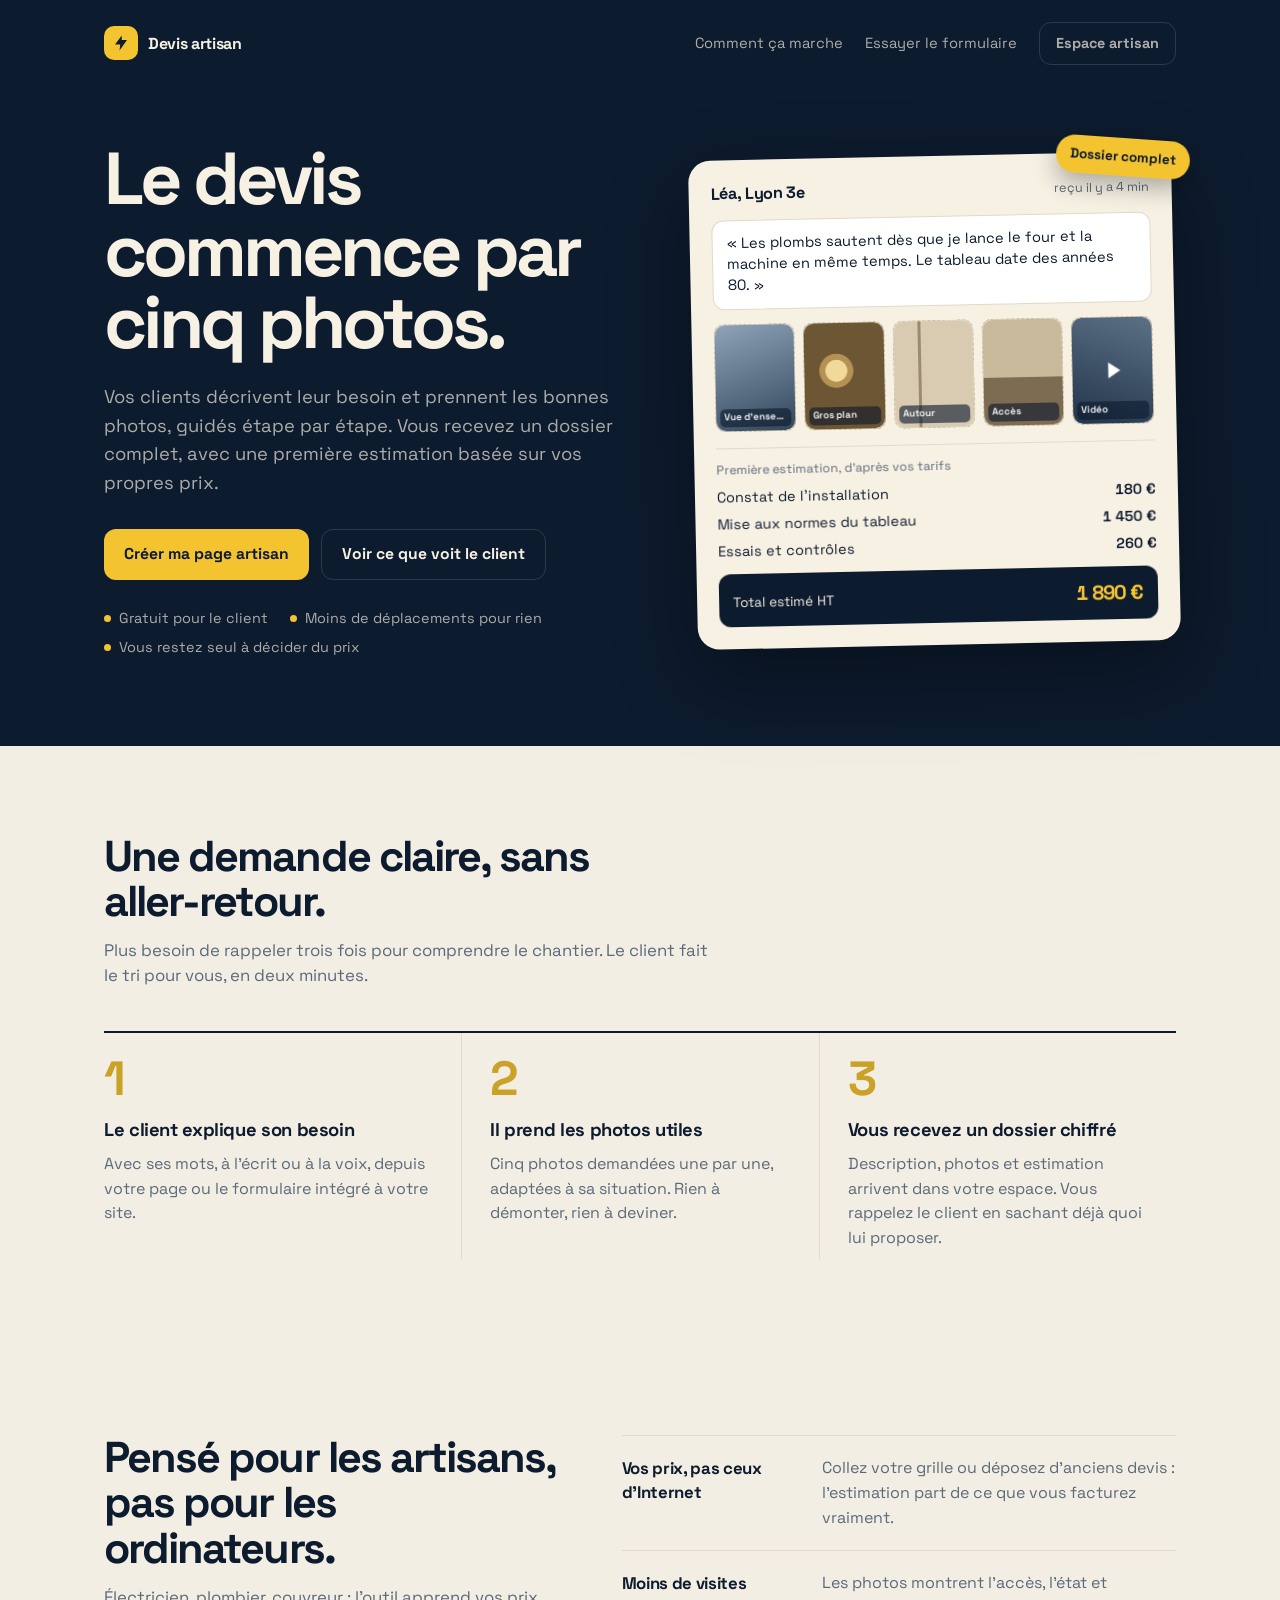
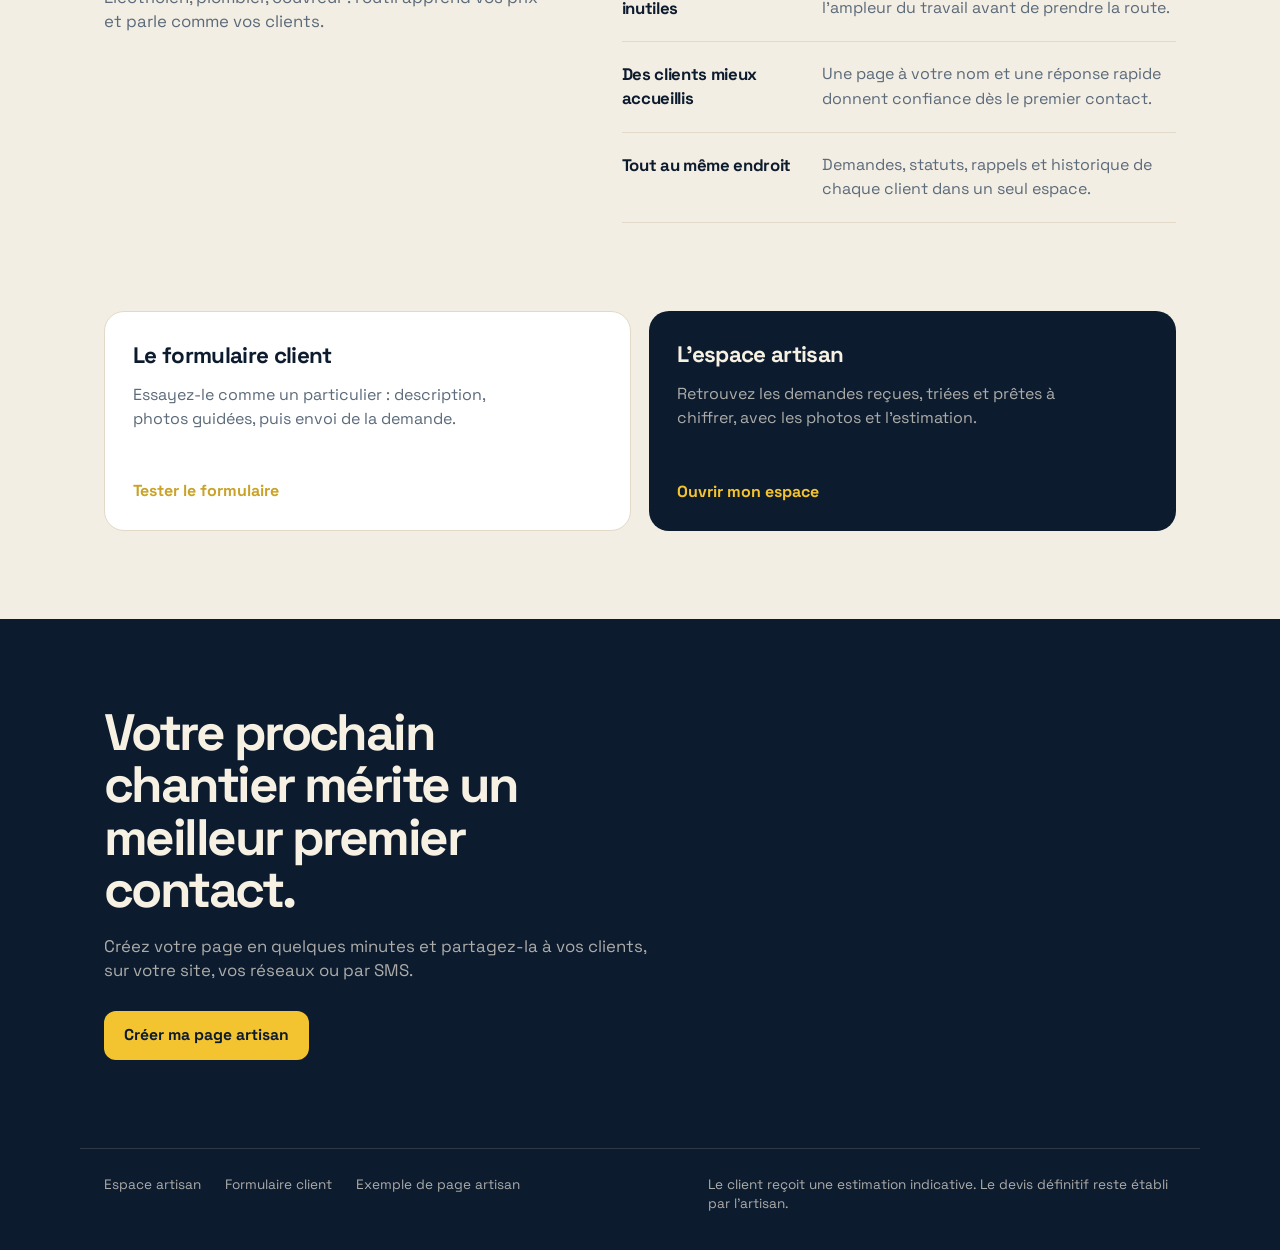
<file: index.html>
<!DOCTYPE html>
<html lang="fr">
<head>
  <meta charset="UTF-8" />
  <meta name="viewport" content="width=device-width, initial-scale=1" />
  <title>Devis artisan — des demandes de devis complètes, photos comprises</title>
  <meta name="description" content="Vos clients décrivent leur besoin et prennent cinq photos guidées. Vous recevez un dossier clair avec une première estimation, prêt à chiffrer." />
  <link rel="preconnect" href="https://fonts.googleapis.com" />
  <link rel="preconnect" href="https://fonts.gstatic.com" crossorigin />
  <link href="https://fonts.googleapis.com/css2?family=Space+Grotesk:wght@400;500;600;700&display=swap" rel="stylesheet" />
  <link rel="stylesheet" href="shared/theme.css" />
  <style>
    :root {
      --night: #0D1B2E;
      --night-2: #14263D;
      --ivory: #F7F1E4;
      --ivory-dim: rgba(247, 241, 228, 0.68);
      --rule: rgba(247, 241, 228, 0.14);
    }
    body { background: var(--night); color: var(--ivory); }
    a { color: inherit; }
    .wrap { max-width: 1120px; margin: 0 auto; padding-left: 24px; padding-right: 24px; }
    [hidden] { display: none !important; }
    :focus-visible { outline: 3px solid var(--gold); outline-offset: 3px; border-radius: 6px; }

    /* En-tête */
    .bar { display: flex; align-items: center; gap: 20px; padding-top: 22px; padding-bottom: 22px; }
    .brand { display: flex; align-items: center; gap: 10px; font-weight: 700; text-decoration: none; letter-spacing: -0.02em; }
    .bolt { width: 34px; height: 34px; border-radius: 10px; background: var(--gold); color: var(--night); display: grid; place-items: center; }
    .bar nav { margin-left: auto; display: flex; align-items: center; gap: 22px; font-size: 0.92rem; }
    .bar nav a { text-decoration: none; color: var(--ivory-dim); }
    .bar nav a:hover { color: var(--ivory); }
    .btn {
      display: inline-flex; align-items: center; justify-content: center; gap: 8px;
      border-radius: 12px; padding: 13px 20px; font-weight: 700; font-size: 0.98rem;
      text-decoration: none; border: 0; cursor: pointer;
    }
    .btn-gold { background: var(--gold); color: var(--night); }
    .btn-gold:hover { background: #FFD24A; }
    .btn-line { border: 1.5px solid var(--rule); color: var(--ivory); }
    .btn-line:hover { border-color: rgba(247, 241, 228, 0.4); }
    .bar .btn { padding: 10px 16px; font-size: 0.9rem; }

    /* Hero */
    .hero { display: grid; grid-template-columns: 1.05fr 0.95fr; gap: 56px; align-items: center; padding-top: 56px; padding-bottom: 88px; }
    .hero h1 {
      font-size: clamp(2.6rem, 6vw, 4.6rem);
      line-height: 0.98;
      letter-spacing: -0.055em;
      font-weight: 700;
      margin-bottom: 24px;
      max-width: 11ch;
    }
    .hero .lead { font-size: 1.15rem; line-height: 1.55; color: var(--ivory-dim); max-width: 46ch; margin-bottom: 32px; }
    .hero .ctas { display: flex; flex-wrap: wrap; gap: 12px; margin-bottom: 28px; }
    .proof { display: flex; flex-wrap: wrap; gap: 8px 22px; font-size: 0.9rem; color: var(--ivory-dim); list-style: none; }
    .proof li { display: flex; align-items: center; gap: 8px; }
    .proof li::before { content: ""; width: 7px; height: 7px; border-radius: 50%; background: var(--gold); }

    /* Maquette produit : 5 photos -> estimation */
    .demo { position: relative; }
    .sheet {
      background: var(--ivory); color: var(--ink); border-radius: 22px; padding: 22px;
      box-shadow: 0 30px 80px rgba(0, 0, 0, 0.35);
      transform: rotate(-1.2deg);
    }
    .sheet-head { display: flex; justify-content: space-between; align-items: baseline; margin-bottom: 14px; }
    .sheet-head strong { font-size: 1.02rem; letter-spacing: -0.02em; }
    .sheet-head span { font-size: 0.8rem; color: var(--muted); }
    .need { font-size: 0.92rem; line-height: 1.45; background: #fff; border: 1px solid var(--line); border-radius: 12px; padding: 12px 14px; margin-bottom: 14px; }
    .shots { display: grid; grid-template-columns: repeat(5, 1fr); gap: 8px; margin-bottom: 16px; }
    .shot { aspect-ratio: 3 / 4; border-radius: 10px; position: relative; overflow: hidden; background: #E9E1D0; border: 1px dashed #CBBFA6; }
    .shot i { position: absolute; inset: 0; border-radius: inherit; opacity: 0; }
    .shot b { position: absolute; left: 4px; right: 4px; bottom: 4px; font-size: 0.6rem; font-weight: 600; color: #fff; opacity: 0; background: rgba(13, 27, 46, 0.62); border-radius: 5px; padding: 2px 4px; white-space: nowrap; overflow: hidden; text-overflow: ellipsis; }
    .shot:nth-child(1) i { background: linear-gradient(160deg, #8FA3B8, #4E6378 70%, #33465A); }
    .shot:nth-child(2) i { background: radial-gradient(circle at 40% 45%, #F2D99A 0 14%, #B49155 15% 22%, #6D5634 23% 100%); }
    .shot:nth-child(3) i { background: linear-gradient(90deg, #D8CBB2 0 30%, #9A8A70 30% 34%, #D8CBB2 34% 100%); }
    .shot:nth-child(4) i { background: linear-gradient(180deg, #C9B99B 0 55%, #7D6B52 55% 100%); }
    .shot:nth-child(5) i { background: linear-gradient(200deg, #5C7186, #22344A); }
    .shot:nth-child(5)::after { content: ""; position: absolute; top: 50%; left: 50%; width: 0; height: 0; transform: translate(-35%, -50%); border-left: 12px solid #fff; border-top: 8px solid transparent; border-bottom: 8px solid transparent; opacity: 0; }
    .estimate { border-top: 1px solid var(--line); padding-top: 12px; }
    .estimate p { font-size: 0.78rem; color: var(--muted); margin-bottom: 8px; }
    .estimate ul { list-style: none; display: grid; gap: 6px; margin-bottom: 12px; }
    .estimate li { display: flex; justify-content: space-between; font-size: 0.9rem; gap: 12px; }
    .estimate li span:last-child { font-variant-numeric: tabular-nums; font-weight: 600; }
    .total { display: flex; justify-content: space-between; align-items: baseline; background: var(--night); color: var(--ivory); border-radius: 12px; padding: 12px 14px; }
    .total strong { font-size: 1.25rem; letter-spacing: -0.03em; color: var(--gold); font-variant-numeric: tabular-nums; }
    .total span { font-size: 0.85rem; }
    .stamp {
      position: absolute; right: -14px; top: -18px; background: var(--gold); color: var(--night);
      border-radius: 999px; padding: 9px 14px; font-weight: 700; font-size: 0.85rem;
      box-shadow: 0 10px 24px rgba(0, 0, 0, 0.3); transform: rotate(4deg);
    }

    /* Une seule animation : les photos arrivent, puis l'estimation */
    @media (prefers-reduced-motion: no-preference) {
      .shot i, .shot b, .shot:nth-child(5)::after { animation: show 0.45s var(--ease) forwards; }
      .shot:nth-child(1) i, .shot:nth-child(1) b { animation-delay: 0.3s; }
      .shot:nth-child(2) i, .shot:nth-child(2) b { animation-delay: 0.55s; }
      .shot:nth-child(3) i, .shot:nth-child(3) b { animation-delay: 0.8s; }
      .shot:nth-child(4) i, .shot:nth-child(4) b { animation-delay: 1.05s; }
      .shot:nth-child(5) i, .shot:nth-child(5) b, .shot:nth-child(5)::after { animation-delay: 1.3s; }
      .estimate { opacity: 0; transform: translateY(8px); animation: rise 0.6s var(--ease) 1.75s forwards; }
      .stamp { opacity: 0; animation: pop 0.4s var(--ease) 2.3s forwards; }
      @keyframes show { to { opacity: 1; } }
      @keyframes rise { to { opacity: 1; transform: none; } }
      @keyframes pop { from { opacity: 0; transform: rotate(4deg) scale(0.8); } to { opacity: 1; transform: rotate(4deg) scale(1); } }
    }
    @media (prefers-reduced-motion: reduce) {
      .shot i, .shot b, .shot:nth-child(5)::after { opacity: 1; }
    }

    /* Sections claires */
    .light { background: var(--paper); color: var(--ink); }
    .section { padding-top: 88px; padding-bottom: 88px; }
    @media (max-width: 920px) { .section, .closing { padding-top: 64px; padding-bottom: 64px; } }
    .section h2 { font-size: clamp(1.9rem, 3.6vw, 2.7rem); letter-spacing: -0.045em; line-height: 1.05; max-width: 20ch; margin-bottom: 14px; }
    .section .intro { color: var(--muted); font-size: 1.05rem; max-width: 56ch; margin-bottom: 44px; }

    .steps { list-style: none; display: grid; grid-template-columns: repeat(3, 1fr); gap: 0; counter-reset: s; border-top: 2px solid var(--ink); }
    .steps li { padding: 22px 28px 8px 0; counter-increment: s; }
    .steps li + li { padding-left: 28px; border-left: 1px solid var(--line); }
    .steps li::before { content: counter(s); display: block; font-size: 3rem; font-weight: 700; letter-spacing: -0.06em; color: var(--gold-deep); line-height: 1; margin-bottom: 14px; }
    .steps h3 { font-size: 1.15rem; letter-spacing: -0.02em; margin-bottom: 8px; }
    .steps p { color: var(--muted); line-height: 1.55; }

    .split { display: grid; grid-template-columns: 0.9fr 1.1fr; gap: 64px; align-items: start; }
    .gains { list-style: none; }
    .gains li { display: grid; grid-template-columns: 1fr 2fr; gap: 24px; padding: 20px 0; border-bottom: 1px solid var(--line); }
    .gains li:first-child { border-top: 1px solid var(--line); }
    .gains strong { font-size: 1.05rem; letter-spacing: -0.02em; }
    .gains span { color: var(--muted); line-height: 1.55; }

    .doors { display: grid; grid-template-columns: 1fr 1fr; gap: 18px; }
    .door { display: flex; flex-direction: column; gap: 10px; text-decoration: none; border-radius: 20px; padding: 28px; min-height: 220px; }
    .door h3 { font-size: 1.4rem; letter-spacing: -0.03em; }
    .door p { line-height: 1.55; max-width: 40ch; }
    .door .go { margin-top: auto; font-weight: 700; }
    .door-client { background: #fff; border: 1px solid var(--line); color: var(--ink); }
    .door-client p { color: var(--muted); }
    .door-client .go { color: var(--gold-deep); }
    .door-pro { background: var(--night); color: var(--ivory); }
    .door-pro p { color: var(--ivory-dim); }
    .door-pro .go { color: var(--gold); }
    .door:hover h3 { text-decoration: underline; text-underline-offset: 4px; text-decoration-thickness: 2px; }

    .closing { text-align: left; padding-top: 88px; padding-bottom: 88px; }
    .closing h2 { font-size: clamp(2rem, 4.4vw, 3.2rem); letter-spacing: -0.05em; line-height: 1.02; max-width: 16ch; margin-bottom: 18px; }
    .closing p { color: var(--ivory-dim); max-width: 50ch; margin-bottom: 28px; font-size: 1.05rem; }
    .foot { border-top: 1px solid var(--rule); padding-top: 26px; padding-bottom: 36px; display: flex; flex-wrap: wrap; gap: 12px 24px; font-size: 0.85rem; color: var(--ivory-dim); }
    .foot a { text-decoration: none; }
    .foot a:hover { color: var(--ivory); }
    .foot .note { margin-left: auto; max-width: 52ch; }

    @media (max-width: 920px) {
      .hero, .split { grid-template-columns: 1fr; gap: 40px; }
      .hero { padding-top: 24px; padding-bottom: 64px; }
      .steps { grid-template-columns: 1fr; }
      .steps li, .steps li + li { padding: 20px 0; border-left: 0; border-bottom: 1px solid var(--line); }
      .doors { grid-template-columns: 1fr; }
      .gains li { grid-template-columns: 1fr; gap: 6px; }
      .bar nav a:not(.btn) { display: none; }
      .stamp { right: 6px; }
      .foot .note { margin-left: 0; }
    }
    @media (max-width: 420px) {
      .wrap { padding-left: 16px; padding-right: 16px; }
      .shots { gap: 5px; }
      .sheet { padding: 16px; transform: none; }
    }
  </style>
</head>
<body>
  <header class="wrap bar">
    <a class="brand" href="index.html">
      <span class="bolt" aria-hidden="true"><svg width="18" height="18" viewBox="0 0 24 24" fill="currentColor"><path d="M13 2 4 14h7l-1 8 10-14h-7l0-6z"/></svg></span>
      Devis artisan
    </a>
    <nav aria-label="Navigation principale">
      <a href="#fonctionnement">Comment ça marche</a>
      <a href="widget/index.html">Essayer le formulaire</a>
      <a class="btn btn-line" href="dashboard/index.html">Espace artisan</a>
    </nav>
  </header>

  <main>
    <section class="wrap hero">
      <div>
        <h1>Le devis commence par cinq photos.</h1>
        <p class="lead">Vos clients décrivent leur besoin et prennent les bonnes photos, guidés étape par étape. Vous recevez un dossier complet, avec une première estimation basée sur vos propres prix.</p>
        <div class="ctas">
          <a class="btn btn-gold" href="inscription/index.html">Créer ma page artisan</a>
          <a class="btn btn-line" href="widget/index.html">Voir ce que voit le client</a>
        </div>
        <ul class="proof">
          <li>Gratuit pour le client</li>
          <li>Moins de déplacements pour rien</li>
          <li>Vous restez seul à décider du prix</li>
        </ul>
      </div>

      <div class="demo" aria-label="Exemple de demande reçue par l’artisan">
        <article class="sheet">
          <div class="sheet-head">
            <strong>Léa, Lyon 3e</strong>
            <span>reçu il y a 4 min</span>
          </div>
          <p class="need">« Les plombs sautent dès que je lance le four et la machine en même temps. Le tableau date des années 80. »</p>
          <div class="shots" aria-hidden="true">
            <div class="shot"><i></i><b>Vue d’ensemble</b></div>
            <div class="shot"><i></i><b>Gros plan</b></div>
            <div class="shot"><i></i><b>Autour</b></div>
            <div class="shot"><i></i><b>Accès</b></div>
            <div class="shot"><i></i><b>Vidéo</b></div>
          </div>
          <div class="estimate">
            <p>Première estimation, d’après vos tarifs</p>
            <ul>
              <li><span>Constat de l’installation</span><span>180 €</span></li>
              <li><span>Mise aux normes du tableau</span><span>1 450 €</span></li>
              <li><span>Essais et contrôles</span><span>260 €</span></li>
            </ul>
            <div class="total"><span>Total estimé HT</span><strong>1 890 €</strong></div>
          </div>
        </article>
        <span class="stamp">Dossier complet</span>
      </div>
    </section>

    <div class="light">
      <section class="wrap section" id="fonctionnement">
        <h2>Une demande claire, sans aller-retour.</h2>
        <p class="intro">Plus besoin de rappeler trois fois pour comprendre le chantier. Le client fait le tri pour vous, en deux minutes.</p>
        <ol class="steps">
          <li>
            <h3>Le client explique son besoin</h3>
            <p>Avec ses mots, à l’écrit ou à la voix, depuis votre page ou le formulaire intégré à votre site.</p>
          </li>
          <li>
            <h3>Il prend les photos utiles</h3>
            <p>Cinq photos demandées une par une, adaptées à sa situation. Rien à démonter, rien à deviner.</p>
          </li>
          <li>
            <h3>Vous recevez un dossier chiffré</h3>
            <p>Description, photos et estimation arrivent dans votre espace. Vous rappelez le client en sachant déjà quoi lui proposer.</p>
          </li>
        </ol>
      </section>

      <section class="wrap section split">
        <div>
          <h2>Pensé pour les artisans, pas pour les ordinateurs.</h2>
          <p class="intro">Électricien, plombier, couvreur : l’outil apprend vos prix et parle comme vos clients.</p>
        </div>
        <ul class="gains">
          <li><strong>Vos prix, pas ceux d’Internet</strong><span>Collez votre grille ou déposez d’anciens devis : l’estimation part de ce que vous facturez vraiment.</span></li>
          <li><strong>Moins de visites inutiles</strong><span>Les photos montrent l’accès, l’état et l’ampleur du travail avant de prendre la route.</span></li>
          <li><strong>Des clients mieux accueillis</strong><span>Une page à votre nom et une réponse rapide donnent confiance dès le premier contact.</span></li>
          <li><strong>Tout au même endroit</strong><span>Demandes, statuts, rappels et historique de chaque client dans un seul espace.</span></li>
        </ul>
      </section>

      <section class="wrap section" style="padding-top: 0;">
        <div class="doors">
          <a class="door door-client" href="widget/index.html">
            <h3>Le formulaire client</h3>
            <p>Essayez-le comme un particulier : description, photos guidées, puis envoi de la demande.</p>
            <span class="go">Tester le formulaire</span>
          </a>
          <a class="door door-pro" href="dashboard/index.html">
            <h3>L’espace artisan</h3>
            <p>Retrouvez les demandes reçues, triées et prêtes à chiffrer, avec les photos et l’estimation.</p>
            <span class="go">Ouvrir mon espace</span>
          </a>
        </div>
      </section>
    </div>

    <section class="wrap closing">
      <h2>Votre prochain chantier mérite un meilleur premier contact.</h2>
      <p>Créez votre page en quelques minutes et partagez-la à vos clients, sur votre site, vos réseaux ou par SMS.</p>
      <a class="btn btn-gold" href="inscription/index.html">Créer ma page artisan</a>
    </section>
  </main>

  <footer class="wrap foot">
    <a href="dashboard/index.html">Espace artisan</a>
    <a href="widget/index.html">Formulaire client</a>
    <a href="page/index.html">Exemple de page artisan</a>
    <p class="note">Le client reçoit une estimation indicative. Le devis définitif reste établi par l’artisan.</p>
  </footer>
</body>
</html>
</file>
<file: shared/theme.css>
:root {
  --navy: #0D1B2E;
  --navy-soft: #1A3350;
  --gold: #F4C430;
  --gold-deep: #C9A227;
  --paper: #F3EEE4;
  --card: #FFFcf7;
  --ink: #0D1B2E;
  --muted: #5B6A7A;
  --line: #E2D9C8;
  --danger: #B42318;
  --danger-bg: #FDECEC;
  --ok: #1F6B4A;
  --ok-bg: #E8F3ED;
  --radius: 18px;
  --shadow: 0 18px 50px rgba(13, 27, 46, 0.14);
  --ease: cubic-bezier(0.22, 1, 0.36, 1);
  --font: "Space Grotesk", system-ui, sans-serif;
}

* { box-sizing: border-box; margin: 0; padding: 0; }

html, body { min-height: 100%; }

body {
  font-family: var(--font);
  color: var(--ink);
  -webkit-font-smoothing: antialiased;
  line-height: 1.45;
}

button, input, select, textarea { font-family: inherit; }
</file>
